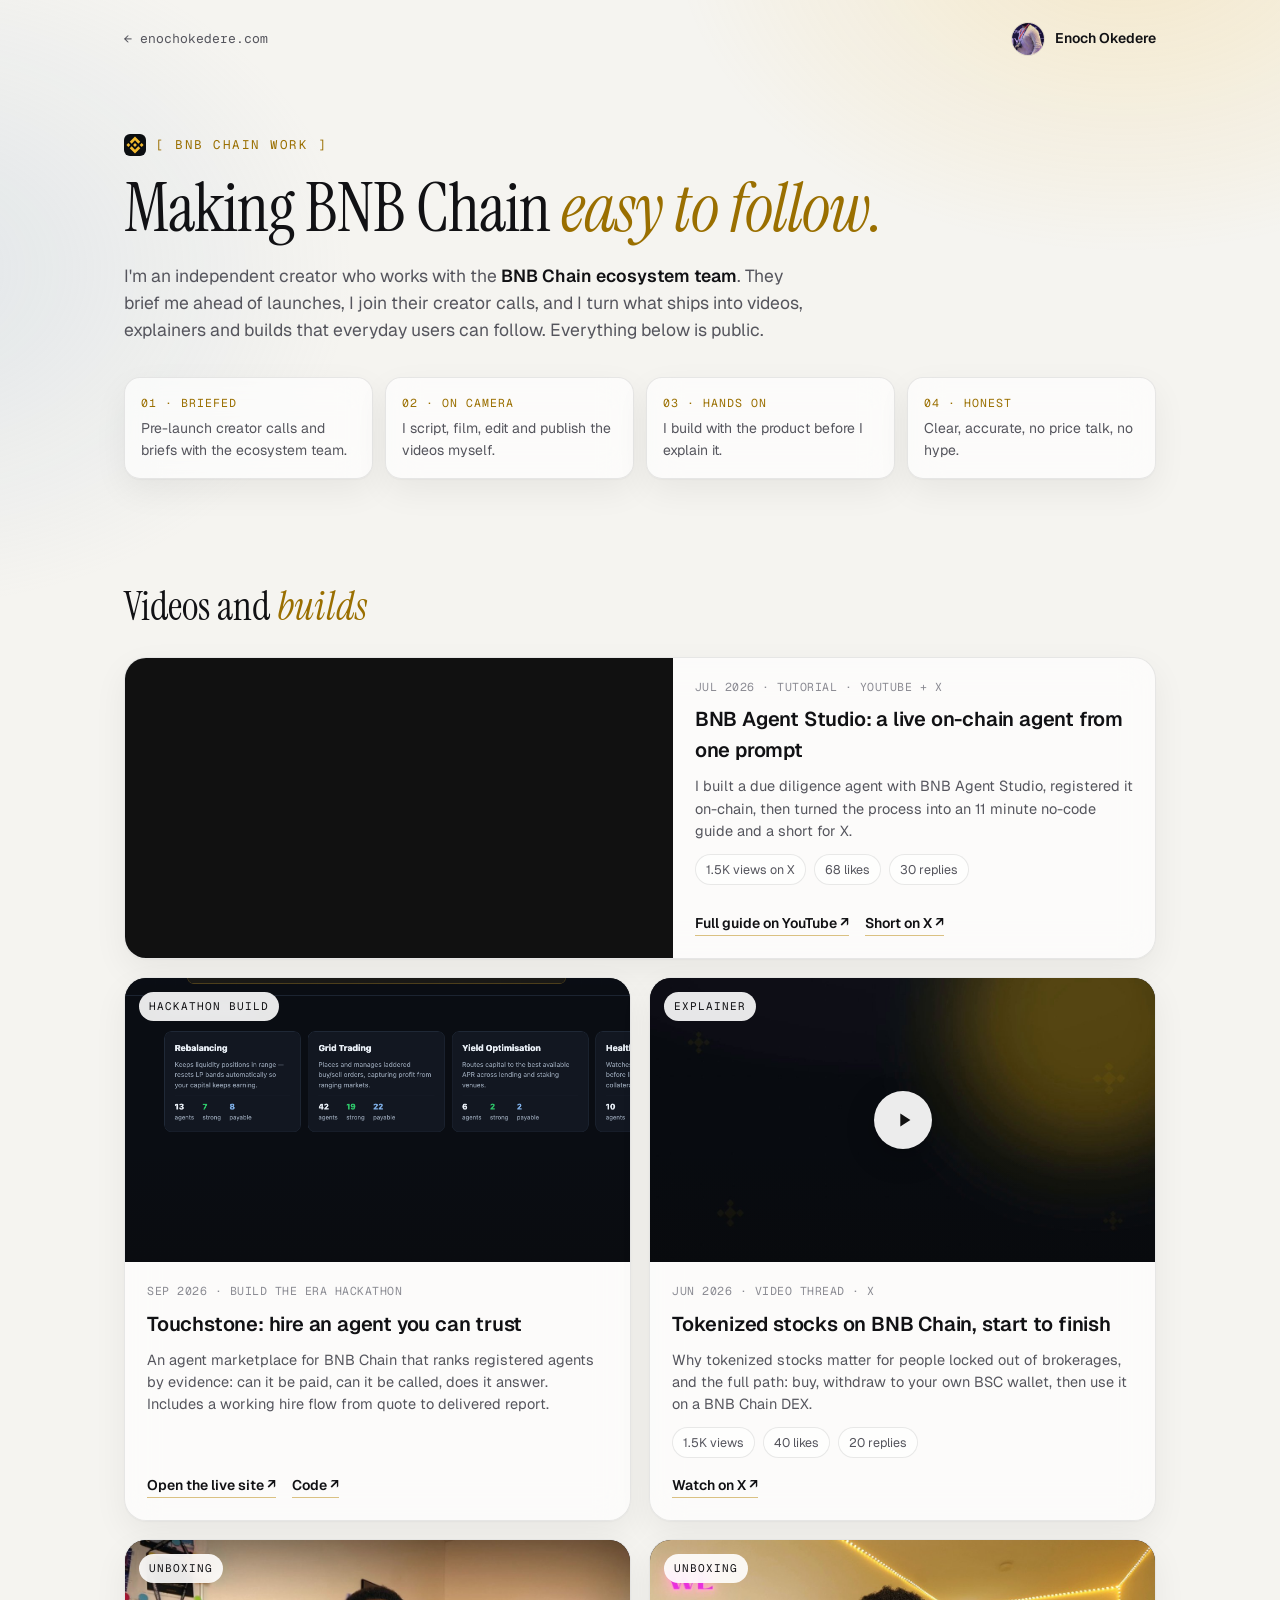
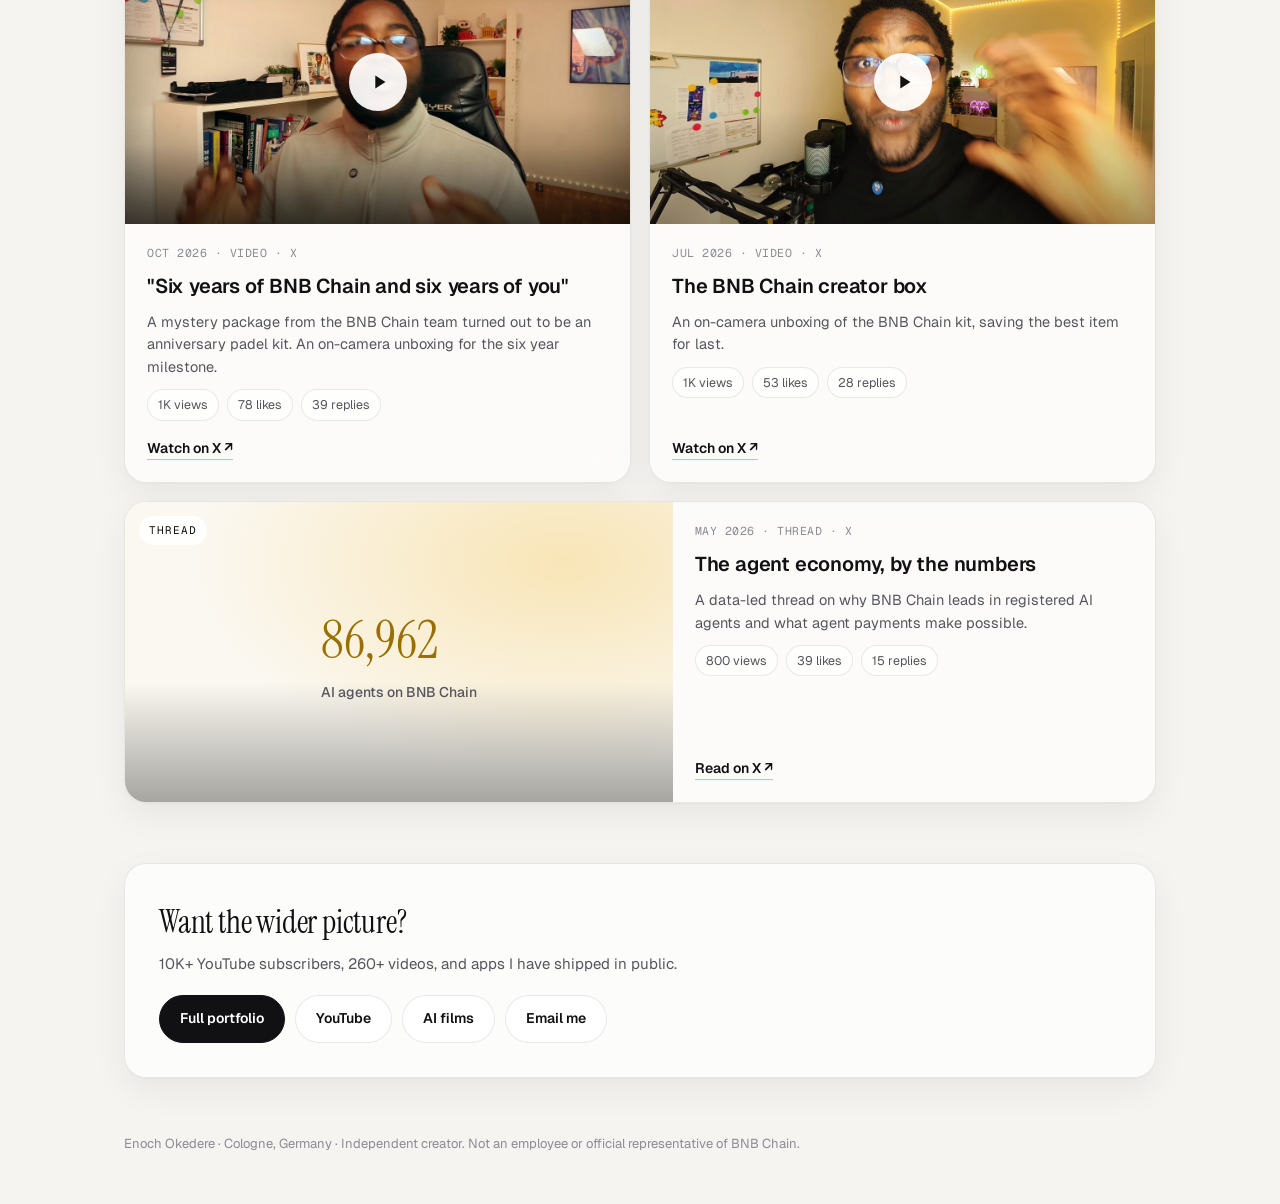
<file: bnb.html>
<!DOCTYPE html>
<html lang="en">
<head>
  <meta charset="UTF-8" />
  <meta name="viewport" content="width=device-width, initial-scale=1.0" />
  <title>BNB Chain Work · Enoch Okedere</title>
  <meta name="description" content="Videos, explainers, unboxings and an agent marketplace Enoch Okedere has made with and for the BNB Chain ecosystem." />
  <link rel="icon" type="image/svg+xml" href="assets/favicon.svg" />
  <meta name="theme-color" content="#f5f4f0" />
  <meta property="og:title" content="BNB Chain Work · Enoch Okedere" />
  <meta property="og:description" content="Tutorials, explainers, unboxings and a hackathon build for the BNB Chain ecosystem." />
  <meta property="og:url" content="https://enochokedere.com/bnb" />
  <meta property="og:image" content="https://enochokedere.com/assets/og-card.jpg?v=2" />
  <link rel="canonical" href="https://enochokedere.com/bnb" />
  <link rel="preconnect" href="https://fonts.googleapis.com" />
  <link rel="preconnect" href="https://fonts.gstatic.com" crossorigin />
  <link href="https://fonts.googleapis.com/css2?family=Geist:wght@300;400;500;600;700&family=Geist+Mono:wght@400;500&family=Instrument+Serif:ital@0;1&display=swap" rel="stylesheet" />
  <style>
    :root { --bg:#f5f4f0; --card:rgba(255,255,255,0.66); --line:rgba(17,17,20,0.09); --text:#111114; --mute:#55555d; --dim:#8b8b93; --ink:#111114; --gold:#F3BA2F; --gold-d:#9a6f00; --shadow:0 1px 2px rgba(17,17,20,0.04), 0 12px 34px rgba(17,17,20,0.06); }
    * { box-sizing:border-box; margin:0; padding:0; }
    html { scroll-behavior:smooth; }
    body { background:var(--bg); color:var(--text); font-family:Geist,Inter,system-ui,sans-serif; line-height:1.55; -webkit-font-smoothing:antialiased; overflow-x:hidden; }
    body::before { content:""; position:fixed; inset:0; pointer-events:none; background:radial-gradient(700px 500px at 88% -8%, rgba(243,186,47,0.20), transparent 65%), radial-gradient(700px 520px at -8% 30%, rgba(170,190,215,0.26), transparent 65%); }
    a { color:inherit; text-decoration:none; }
    .wrap { position:relative; max-width:1080px; margin:0 auto; padding:0 24px; }
    .top { display:flex; justify-content:space-between; align-items:center; padding:22px 0; }
    .back { font-family:'Geist Mono',monospace; font-size:13px; color:var(--mute); }
    .back:hover { color:var(--text); }
    .me { display:flex; align-items:center; gap:10px; font-weight:600; font-size:14px; }
    .me img { width:34px; height:34px; border-radius:50%; object-fit:cover; border:1px solid var(--line); }
    .wrap { z-index:1; }
    header { padding:56px 0 34px; }
    .eyebrow { font-family:'Geist Mono',monospace; font-size:12.5px; letter-spacing:1.5px; color:var(--gold-d); text-transform:uppercase; display:flex; align-items:center; gap:10px; }
    .eyebrow img { width:22px; height:22px; border-radius:6px; }
    h1 { font-family:'Instrument Serif',Georgia,serif; font-weight:400; font-size:clamp(38px,6.4vw,68px); line-height:1.06; letter-spacing:-1px; margin:16px 0 18px; }
    h1 i { font-style:italic; color:var(--gold-d); }
    .lede { max-width:680px; color:var(--mute); font-size:17.5px; }
    .lede b { color:var(--text); font-weight:600; }
    .how { display:grid; grid-template-columns:repeat(4,1fr); gap:12px; margin:34px 0 8px; }
    .how div { border:1px solid var(--line); background:var(--card); backdrop-filter:blur(16px); -webkit-backdrop-filter:blur(16px); border-radius:16px; padding:16px; box-shadow:var(--shadow); }
    .how span { display:block; font-family:'Geist Mono',monospace; font-size:11.5px; color:var(--gold-d); letter-spacing:1px; margin-bottom:6px; }
    .how p { font-size:14px; color:var(--mute); }
    h2 { font-family:'Instrument Serif',Georgia,serif; font-weight:400; font-size:40px; margin:54px 0 20px; }
    h2 i { font-style:italic; color:var(--gold-d); }
    .grid { display:grid; grid-template-columns:repeat(2,1fr); gap:18px; }
    .card { border:1px solid var(--line); background:var(--card); backdrop-filter:blur(16px); -webkit-backdrop-filter:blur(16px); box-shadow:var(--shadow); border-radius:22px; overflow:hidden; display:flex; flex-direction:column; transition:border-color .25s, transform .25s; }
    .card:hover { border-color:rgba(184,134,11,0.45); transform:translateY(-3px); }
    .card.wide { grid-column:1 / -1; flex-direction:row; }
    .card.wide .thumb { flex:1.25; aspect-ratio:auto; min-height:300px; }
    .card.wide .body { flex:1; justify-content:center; }
    .thumb { position:relative; aspect-ratio:16/9; background:#111 center/cover no-repeat; display:block; }
    .thumb iframe { position:absolute; inset:0; width:100%; height:100%; border:0; }
    .thumb::after { content:""; position:absolute; inset:0; background:linear-gradient(180deg,transparent 60%,rgba(10,10,10,0.35)); pointer-events:none; }
    .thumb.embed::after { display:none; }
    .pill { position:absolute; left:14px; top:14px; z-index:2; font-family:'Geist Mono',monospace; font-size:11px; letter-spacing:1px; padding:6px 10px; border-radius:999px; background:rgba(255,255,255,0.9); color:var(--ink); backdrop-filter:blur(6px); }
    .play { position:absolute; left:50%; top:50%; transform:translate(-50%,-50%); z-index:2; width:58px; height:58px; border-radius:50%; background:rgba(255,255,255,0.92); display:grid; place-items:center; box-shadow:0 8px 28px rgba(0,0,0,0.25); }
    .play svg { width:22px; height:22px; margin-left:3px; }
    .body { padding:20px 22px 22px; display:flex; flex-direction:column; gap:9px; flex:1; }
    .meta { font-family:'Geist Mono',monospace; font-size:11.5px; color:var(--dim); letter-spacing:.5px; }
    h3 { font-size:20px; font-weight:600; letter-spacing:-.2px; }
    .body p { font-size:14.5px; color:var(--mute); }
    .nums { display:flex; flex-wrap:wrap; gap:8px; margin-top:2px; }
    .nums span { font-size:12.5px; padding:5px 10px; border-radius:999px; border:1px solid var(--line); color:var(--mute); background:rgba(255,255,255,0.6); }
    .links { display:flex; flex-wrap:wrap; gap:16px; margin-top:auto; padding-top:8px; }
    .links a { font-size:14px; font-weight:600; color:var(--ink); border-bottom:1px solid rgba(184,134,11,0.5); }
    .links a:hover { color:var(--gold-d); }
    .text-thumb { background:radial-gradient(ellipse at 80% 20%, rgba(243,186,47,0.30), transparent 60%), #fbf8f1; display:grid; place-items:center; }
    .text-thumb strong { font-family:'Instrument Serif',Georgia,serif; font-size:52px; font-weight:400; color:var(--gold-d); z-index:1; }
    .text-thumb small { display:block; font-family:Geist,Inter,sans-serif; font-size:14px; font-weight:500; color:var(--mute); text-align:center; }
    .cta { margin:60px 0 30px; border:1px solid var(--line); border-radius:22px; padding:34px; background:rgba(255,255,255,0.72); backdrop-filter:blur(18px); -webkit-backdrop-filter:blur(18px); box-shadow:var(--shadow); display:flex; justify-content:space-between; align-items:center; gap:20px; flex-wrap:wrap; }
    .cta h3 { font-family:'Instrument Serif',Georgia,serif; font-weight:400; font-size:32px; }
    .cta p { color:var(--mute); font-size:15px; margin-top:4px; }
    .btns { display:flex; gap:10px; flex-wrap:wrap; }
    .btn { padding:12px 20px; border-radius:999px; font-weight:600; font-size:14px; border:1px solid var(--line); background:rgba(255,255,255,0.8); }
    .btn.gold { background:var(--ink); color:#fff; border-color:var(--ink); }
    footer { padding:26px 0 50px; color:var(--dim); font-size:13px; }
    @media (max-width:820px) { .grid { grid-template-columns:1fr; } .card.wide { flex-direction:column; } .card.wide .thumb { min-height:0; aspect-ratio:16/9; flex:none; } .how { grid-template-columns:1fr 1fr; } header { padding-top:30px; } }
    @media (max-width:480px) { .wrap { padding:0 16px; } .how { grid-template-columns:1fr; } }
  </style>
</head>
<body>
<div class="wrap">

  <div class="top">
    <a class="back" href="/">← enochokedere.com</a>
    <a class="me" href="https://x.com/horkays" target="_blank" rel="noopener"><img src="assets/photo.jpg" alt="" />Enoch Okedere</a>
  </div>

  <header>
    <div class="eyebrow"><img src="assets/icons/bnb.svg" alt="" />[ BNB Chain work ]</div>
    <h1>Making BNB Chain <i>easy to follow.</i></h1>
    <p class="lede">I'm an independent creator who works with the <b>BNB Chain ecosystem team</b>. They brief me ahead of launches, I join their creator calls, and I turn what ships into videos, explainers and builds that everyday users can follow. Everything below is public.</p>
    <div class="how">
      <div><span>01 · BRIEFED</span><p>Pre-launch creator calls and briefs with the ecosystem team.</p></div>
      <div><span>02 · ON CAMERA</span><p>I script, film, edit and publish the videos myself.</p></div>
      <div><span>03 · HANDS ON</span><p>I build with the product before I explain it.</p></div>
      <div><span>04 · HONEST</span><p>Clear, accurate, no price talk, no hype.</p></div>
    </div>
  </header>

  <h2>Videos and <i>builds</i></h2>
  <div class="grid">

    <article class="card wide">
      <div class="thumb embed">
        <iframe src="https://www.youtube.com/embed/j_Nj7xHRdFs" title="BNB Agent Studio: Build a Live On-Chain AI Agent With One Prompt (No Code)" allow="accelerometer; autoplay; clipboard-write; encrypted-media; gyroscope; picture-in-picture; web-share" allowfullscreen loading="lazy" referrerpolicy="strict-origin-when-cross-origin"></iframe>
      </div>
      <div class="body">
        <div class="meta">JUL 2026 · TUTORIAL · YOUTUBE + X</div>
        <h3>BNB Agent Studio: a live on-chain agent from one prompt</h3>
        <p>I built a due diligence agent with BNB Agent Studio, registered it on-chain, then turned the process into an 11 minute no-code guide and a short for X.</p>
        <div class="nums"><span>1.5K views on X</span><span>68 likes</span><span>30 replies</span></div>
        <div class="links">
          <a href="https://www.youtube.com/watch?v=j_Nj7xHRdFs" target="_blank" rel="noopener">Full guide on YouTube ↗</a>
          <a href="https://x.com/horkays/status/2072968604014830032" target="_blank" rel="noopener">Short on X ↗</a>
        </div>
      </div>
    </article>

    <article class="card">
      <a class="thumb" href="https://horkays-degen.github.io/touchstone/" target="_blank" rel="noopener" style="background-image:url('assets/icons/touchstone-landing.png'); background-position:22% 0;">
        <span class="pill">HACKATHON BUILD</span>
      </a>
      <div class="body">
        <div class="meta">SEP 2026 · BUILD THE ERA HACKATHON</div>
        <h3>Touchstone: hire an agent you can trust</h3>
        <p>An agent marketplace for BNB Chain that ranks registered agents by evidence: can it be paid, can it be called, does it answer. Includes a working hire flow from quote to delivered report.</p>
        <div class="links">
          <a href="https://horkays-degen.github.io/touchstone/" target="_blank" rel="noopener">Open the live site ↗</a>
          <a href="https://github.com/Horkays-Degen/touchstone" target="_blank" rel="noopener">Code ↗</a>
        </div>
      </div>
    </article>

    <article class="card">
      <a class="thumb" href="https://x.com/horkays/status/2067191156786577630" target="_blank" rel="noopener" style="background-image:url('assets/bnb/bstocks.jpg');">
        <span class="pill">EXPLAINER</span>
        <span class="play"><svg viewBox="0 0 24 24" fill="#111"><path d="M8 5v14l11-7z"/></svg></span>
      </a>
      <div class="body">
        <div class="meta">JUN 2026 · VIDEO THREAD · X</div>
        <h3>Tokenized stocks on BNB Chain, start to finish</h3>
        <p>Why tokenized stocks matter for people locked out of brokerages, and the full path: buy, withdraw to your own BSC wallet, then use it on a BNB Chain DEX.</p>
        <div class="nums"><span>1.5K views</span><span>40 likes</span><span>20 replies</span></div>
        <div class="links"><a href="https://x.com/horkays/status/2067191156786577630" target="_blank" rel="noopener">Watch on X ↗</a></div>
      </div>
    </article>

    <article class="card">
      <a class="thumb" href="https://x.com/horkays/status/2109613200123498593" target="_blank" rel="noopener" style="background-image:url('assets/bnb/padel-kit.jpg');">
        <span class="pill">UNBOXING</span>
        <span class="play"><svg viewBox="0 0 24 24" fill="#111"><path d="M8 5v14l11-7z"/></svg></span>
      </a>
      <div class="body">
        <div class="meta">OCT 2026 · VIDEO · X</div>
        <h3>"Six years of BNB Chain and six years of you"</h3>
        <p>A mystery package from the BNB Chain team turned out to be an anniversary padel kit. An on-camera unboxing for the six year milestone.</p>
        <div class="nums"><span>1K views</span><span>78 likes</span><span>39 replies</span></div>
        <div class="links"><a href="https://x.com/horkays/status/2109613200123498593" target="_blank" rel="noopener">Watch on X ↗</a></div>
      </div>
    </article>

    <article class="card">
      <a class="thumb" href="https://x.com/horkays/status/2075117824104681757" target="_blank" rel="noopener" style="background-image:url('assets/bnb/unboxing.jpg');">
        <span class="pill">UNBOXING</span>
        <span class="play"><svg viewBox="0 0 24 24" fill="#111"><path d="M8 5v14l11-7z"/></svg></span>
      </a>
      <div class="body">
        <div class="meta">JUL 2026 · VIDEO · X</div>
        <h3>The BNB Chain creator box</h3>
        <p>An on-camera unboxing of the BNB Chain kit, saving the best item for last.</p>
        <div class="nums"><span>1K views</span><span>53 likes</span><span>28 replies</span></div>
        <div class="links"><a href="https://x.com/horkays/status/2075117824104681757" target="_blank" rel="noopener">Watch on X ↗</a></div>
      </div>
    </article>

    <article class="card wide">
      <a class="thumb text-thumb" href="https://x.com/horkays/status/2056751733473190088" target="_blank" rel="noopener">
        <span class="pill">THREAD</span>
        <strong>86,962<small>AI agents on BNB Chain</small></strong>
      </a>
      <div class="body">
        <div class="meta">MAY 2026 · THREAD · X</div>
        <h3>The agent economy, by the numbers</h3>
        <p>A data-led thread on why BNB Chain leads in registered AI agents and what agent payments make possible.</p>
        <div class="nums"><span>800 views</span><span>39 likes</span><span>15 replies</span></div>
        <div class="links"><a href="https://x.com/horkays/status/2056751733473190088" target="_blank" rel="noopener">Read on X ↗</a></div>
      </div>
    </article>

  </div>

  <div class="cta">
    <div>
      <h3>Want the wider picture?</h3>
      <p>10K+ YouTube subscribers, 260+ videos, and apps I have shipped in public.</p>
    </div>
    <div class="btns">
      <a class="btn gold" href="/">Full portfolio</a>
      <a class="btn" href="https://www.youtube.com/@enochokedere" target="_blank" rel="noopener">YouTube</a>
      <a class="btn" href="/ai">AI films</a>
      <a class="btn" href="mailto:okedereenoch@gmail.com">Email me</a>
    </div>
  </div>

  <footer>Enoch Okedere · Cologne, Germany · Independent creator. Not an employee or official representative of BNB Chain.</footer>
</div>
</body>
</html>
</file>
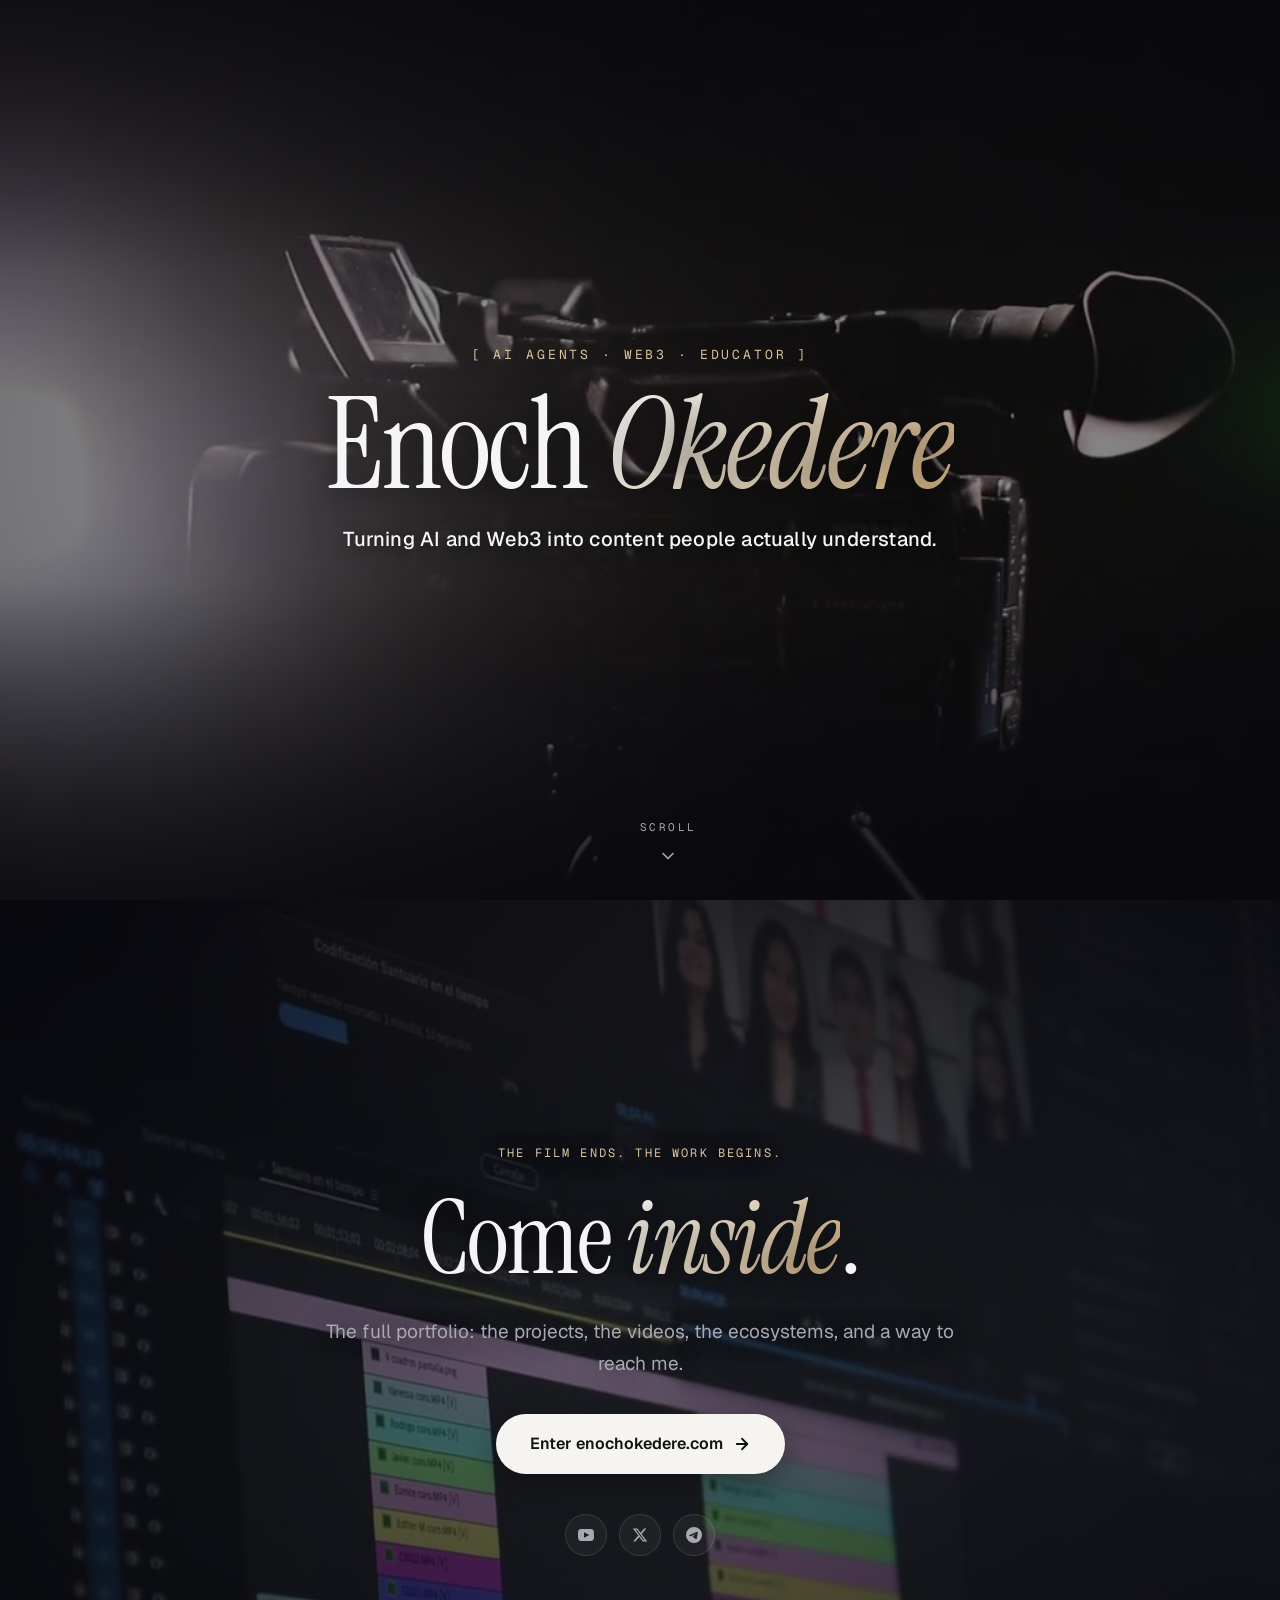
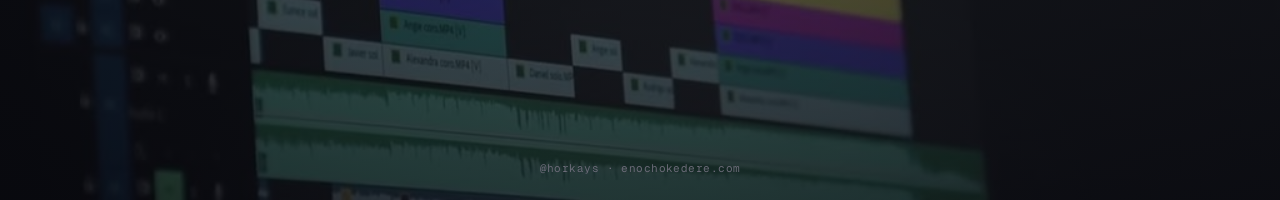
<file: enter.html>
<!DOCTYPE html>
<html lang="en">
<head>
  <meta charset="UTF-8" />
  <meta name="viewport" content="width=device-width, initial-scale=1.0" />
  <title>Enter · Enoch Okedere</title>
  <meta name="description" content="Enoch Okedere. AI and Web3 creator and educator. Step inside." />
  <meta name="theme-color" content="#0a0a0a" />
  <link rel="icon" type="image/svg+xml" href="assets/favicon.svg" />

  <meta property="og:title" content="Enter · Enoch Okedere" />
  <meta property="og:description" content="AI and Web3 creator and educator. Step inside." />
  <meta property="og:url" content="https://enochokedere.com/enter" />
  <meta property="og:type" content="website" />
  <link rel="canonical" href="https://enochokedere.com/enter" />
  <meta property="og:site_name" content="Enoch Okedere" />
  <meta property="og:image" content="https://enochokedere.com/assets/og-card.jpg?v=2" />
  <meta property="og:image:width" content="1200" />
  <meta property="og:image:height" content="630" />
  <meta property="og:image:alt" content="Enoch Okedere, AI and Web3 creator. 10K+ subscribers, 510K+ views, 260+ videos." />
  <meta name="twitter:card" content="summary_large_image" />
  <meta name="twitter:site" content="@horkays" />
  <meta name="twitter:creator" content="@horkays" />
  <meta name="twitter:title" content="Enter · Enoch Okedere" />
  <meta name="twitter:description" content="AI and Web3 creator and educator. Step inside." />
  <meta name="twitter:image" content="https://enochokedere.com/assets/og-card.jpg?v=2" />

  <link rel="preconnect" href="https://fonts.googleapis.com" />
  <link rel="preconnect" href="https://fonts.gstatic.com" crossorigin />
  <link href="https://fonts.googleapis.com/css2?family=Geist:wght@400;500;600&family=Geist+Mono:wght@400;500&family=Instrument+Serif:ital@0;1&display=swap" rel="stylesheet" />

  <style>
    :root{
      --bg:#0a0a0a; --ink:#f5f5f7; --mut:#a8a8b3; --dim:#6b6b78;
      --purple:#f5f4f0; --violet:#d9c3a0;
      --ease:cubic-bezier(.4,0,.2,1); --ease-out:cubic-bezier(.16,1,.3,1);
    }
    *,*::before,*::after{box-sizing:border-box;margin:0;padding:0}
    html,body{overflow-x:hidden;overflow-x:clip}
    body{background:var(--bg);color:var(--ink);
      font-family:'Geist','Inter',-apple-system,sans-serif;line-height:1.6;-webkit-font-smoothing:antialiased}
    a{color:inherit;text-decoration:none}
    video,img{display:block;max-width:100%}

    .skip{position:fixed;left:-999px;top:8px;z-index:200;background:#111114;color:#fff;padding:10px 16px;border-radius:8px}
    .skip:focus{left:8px}

    /* ===== SCREEN 1: name over playing video ===== */
    .hero{position:relative;height:100vh;width:100%;overflow:hidden;background:#08080c;
      display:flex;flex-direction:column;align-items:center;justify-content:center;text-align:center}
    .hero-video{position:absolute;inset:0;width:100%;height:100%;object-fit:cover;z-index:1;
      opacity:0;transition:opacity 1s var(--ease)}
    .hero.playing .hero-video{opacity:.85}
    .hero-poster{position:absolute;inset:0;width:100%;height:100%;object-fit:cover;z-index:0}
    /* scrim so the name stays readable over the footage */
    .hero-scrim{position:absolute;inset:0;z-index:2;pointer-events:none;
      background:
        radial-gradient(ellipse 90% 70% at 50% 50%,rgba(8,8,14,.35) 0%,rgba(8,8,14,.72) 100%),
        linear-gradient(180deg,rgba(8,8,14,.55) 0%,rgba(8,8,14,0) 30%,rgba(8,8,14,0) 65%,rgba(8,8,14,.75) 100%)}

    .hero-inner{position:relative;z-index:3;display:flex;flex-direction:column;align-items:center;gap:18px;padding:0 26px}
    .hero-eyebrow{font-family:'Geist Mono',ui-monospace,monospace;font-size:clamp(11px,1.3vw,13px);
      letter-spacing:.22em;text-transform:uppercase;color:var(--violet)}
    .hero-name{font-family:'Instrument Serif',Georgia,serif;font-weight:400;
      font-size:clamp(52px,10vw,128px);line-height:.95;letter-spacing:-.02em;
      text-shadow:0 2px 30px rgba(0,0,0,.6)}
    .hero-name .i{font-style:italic;background:linear-gradient(135deg,#fff 10%,#ead9bd 55%,#c9a46e 100%);
      -webkit-background-clip:text;background-clip:text;-webkit-text-fill-color:transparent}
    .hero-role{font-size:clamp(15px,1.7vw,20px);color:var(--ink);opacity:.86;
      font-weight:500;letter-spacing:.01em;text-shadow:0 2px 16px rgba(0,0,0,.7)}

    .cue{position:absolute;left:50%;bottom:34px;transform:translateX(-50%);z-index:4;
      display:flex;flex-direction:column;align-items:center;gap:9px;
      font-family:'Geist Mono',ui-monospace,monospace;font-size:11px;letter-spacing:.22em;text-transform:uppercase;
      color:var(--mut)}
    .cue svg{width:20px;height:20px;animation:bob 2s var(--ease) infinite}
    @keyframes bob{0%,100%{transform:translateY(0)}50%{transform:translateY(6px)}}

    /* first-load entrance for the name */
    .fade{opacity:0;transform:translateY(16px);animation:rise 1.1s var(--ease-out) forwards}
    .fade.d1{animation-delay:.15s}.fade.d2{animation-delay:.35s}.fade.d3{animation-delay:1.1s}
    @keyframes rise{to{opacity:1;transform:none}}

    /* ===== SCREEN 2: come inside ===== */
    .door{position:relative;min-height:100vh;overflow:hidden;display:flex;flex-direction:column;
      align-items:center;justify-content:center;text-align:center;padding:80px 28px;background:var(--bg)}
    .door-poster{position:absolute;inset:0;width:100%;height:100%;object-fit:cover;z-index:0}
    .door-video{position:absolute;inset:0;width:100%;height:100%;object-fit:cover;z-index:0;
      opacity:0;transition:opacity 1.1s var(--ease)}
    .door.playing .door-video{opacity:.68}
    .door-scrim{position:absolute;inset:0;z-index:1;pointer-events:none;
      background:
        radial-gradient(ellipse 86% 64% at 50% 50%,rgba(8,8,14,.52) 0%,rgba(6,6,12,.84) 100%),
        radial-gradient(ellipse 70% 50% at 50% 0%,rgba(214,190,150,.16),transparent 60%),
        radial-gradient(ellipse 60% 50% at 50% 100%,rgba(245,244,240,.08),transparent 60%)}
    .door-inner{position:relative;z-index:2;display:flex;flex-direction:column;align-items:center;gap:26px}
    .door-title,.door-sub,.door-eyebrow{text-shadow:0 2px 22px rgba(0,0,0,.55)}
    .door-eyebrow{font-family:'Geist Mono',ui-monospace,monospace;font-size:12px;letter-spacing:.18em;
      text-transform:uppercase;color:var(--violet)}
    .door-title{font-family:'Instrument Serif',Georgia,serif;font-weight:400;
      font-size:clamp(48px,8vw,104px);line-height:.98;letter-spacing:-.02em;max-width:14ch}
    .door-title .i{font-style:italic;background:linear-gradient(135deg,#fff 0%,#ead9bd 55%,#c9a46e 100%);
      -webkit-background-clip:text;background-clip:text;-webkit-text-fill-color:transparent}
    .door-sub{font-size:clamp(15px,1.7vw,19px);color:var(--mut);max-width:52ch;line-height:1.7}
    .enter-btn{display:inline-flex;align-items:center;gap:10px;margin-top:8px;
      padding:17px 34px;background:var(--purple);color:#111114;font-size:16px;font-weight:600;
      border-radius:100px;box-shadow:0 8px 32px rgba(0,0,0,.35);
      transition:transform .3s var(--ease),background .3s var(--ease),box-shadow .3s var(--ease)}
    .enter-btn:hover{transform:translateY(-3px);background:#fff;box-shadow:0 14px 44px rgba(0,0,0,.45)}
    .enter-btn svg{width:18px;height:18px;transition:transform .3s var(--ease)}
    .enter-btn:hover svg{transform:translateX(4px)}

    .door-socials{display:flex;gap:12px;margin-top:14px}
    .door-socials a{width:42px;height:42px;display:flex;align-items:center;justify-content:center;
      background:rgba(255,255,255,.04);border:1px solid rgba(255,255,255,.12);border-radius:50%;
      color:var(--mut);transition:.3s var(--ease)}
    .door-socials a:hover{color:var(--violet);border-color:var(--violet);transform:translateY(-2px)}
    .door-socials svg{width:16px;height:16px}
    .door-foot{position:absolute;bottom:22px;left:0;right:0;text-align:center;z-index:2;
      font-family:'Geist Mono',ui-monospace,monospace;font-size:11px;letter-spacing:.04em;color:var(--dim)}

    .rise-in{opacity:0;transform:translateY(26px);transition:opacity .8s var(--ease-out),transform .8s var(--ease-out)}
    .rise-in.in{opacity:1;transform:none}
    .rise-in.r1{transition-delay:.08s}.rise-in.r2{transition-delay:.16s}
    .rise-in.r3{transition-delay:.24s}.rise-in.r4{transition-delay:.32s}

    :focus-visible{outline:2px solid var(--violet);outline-offset:3px;border-radius:4px}
    @media (pointer:coarse){.enter-btn{min-height:44px}}

    @media (prefers-reduced-motion:reduce){
      .hero-video,.door-video{display:none}
      .cue svg{animation:none}
      .fade{animation:none;opacity:1;transform:none}
      .rise-in{opacity:1;transform:none;transition:none}
    }
  </style>
</head>
<body>
  <a href="#door" class="skip">Skip the intro</a>

  <main id="main" tabindex="-1">
    <!-- Screen 1: name over the film -->
    <section class="hero" id="hero" aria-label="Enoch Okedere">
      <img class="hero-poster" src="assets/enter-poster.jpg" alt="" aria-hidden="true" />
      <video class="hero-video" id="v" muted loop playsinline autoplay preload="auto"
             poster="assets/enter-poster.jpg" aria-hidden="true" tabindex="-1">
        <source src="assets/enter-hero.mp4" type="video/mp4" />
      </video>
      <div class="hero-scrim" aria-hidden="true"></div>

      <div class="hero-inner">
        <p class="hero-eyebrow fade">[ AI agents · Web3 · educator ]</p>
        <h1 class="hero-name fade d1">Enoch <span class="i">Okedere</span></h1>
        <p class="hero-role fade d2">Turning AI and Web3 into content people actually understand.</p>
      </div>

      <a href="#door" class="cue fade d3" aria-label="Scroll down">
        Scroll
        <svg viewBox="0 0 24 24" fill="none" stroke="currentColor" stroke-width="2" stroke-linecap="round" stroke-linejoin="round"><polyline points="6 9 12 15 18 9"/></svg>
      </a>
    </section>

    <!-- Screen 2: come inside -->
    <section class="door" id="door" aria-label="Enter the site">
      <img class="door-poster" src="assets/door-poster.jpg" alt="" aria-hidden="true" />
      <video class="door-video" id="dv" muted loop playsinline autoplay preload="auto"
             poster="assets/door-poster.jpg" aria-hidden="true" tabindex="-1">
        <source src="assets/door-bg.mp4" type="video/mp4" />
      </video>
      <div class="door-scrim" aria-hidden="true"></div>

      <div class="door-inner">
      <span class="door-eyebrow rise-in">The film ends. The work begins.</span>
      <h1 class="door-title rise-in r1">Come <span class="i">inside</span>.</h1>
      <p class="door-sub rise-in r2">The full portfolio: the projects, the videos, the ecosystems, and a way to reach me.</p>
      <a href="/" class="enter-btn rise-in r3">
        Enter enochokedere.com
        <svg viewBox="0 0 24 24" fill="none" stroke="currentColor" stroke-width="2.4" stroke-linecap="round" stroke-linejoin="round"><line x1="5" y1="12" x2="19" y2="12"/><polyline points="12 5 19 12 12 19"/></svg>
      </a>
      <div class="door-socials rise-in r4">
        <a href="https://youtube.com/@enochokedere" target="_blank" rel="noopener" aria-label="YouTube"><svg viewBox="0 0 24 24" fill="currentColor"><path d="M19.615 3.184c-3.604-.246-11.631-.245-15.23 0-3.897.266-4.356 2.62-4.385 8.816.029 6.185.484 8.549 4.385 8.816 3.6.245 11.626.246 15.23 0 3.897-.266 4.356-2.62 4.385-8.816-.029-6.185-.484-8.549-4.385-8.816zm-10.615 12.816v-8l8 3.993-8 4.007z"/></svg></a>
        <a href="https://x.com/horkays" target="_blank" rel="noopener" aria-label="X"><svg viewBox="0 0 24 24" fill="currentColor"><path d="M18.244 2.25h3.308l-7.227 8.26 8.502 11.24H16.17l-5.214-6.817L4.99 21.75H1.68l7.73-8.835L1.254 2.25H8.08l4.713 6.231zm-1.161 17.52h1.833L7.084 4.126H5.117z"/></svg></a>
        <a href="https://t.me/kryptickryp" target="_blank" rel="noopener" aria-label="Telegram"><svg viewBox="0 0 24 24" fill="currentColor"><path d="M11.944 0A12 12 0 0 0 0 12a12 12 0 0 0 12 12 12 12 0 0 0 12-12A12 12 0 0 0 12 0a12 12 0 0 0-.056 0zm4.962 7.224c.1-.002.321.023.465.14a.506.506 0 0 1 .171.325c.016.093.036.306.02.472-.18 1.898-.962 6.502-1.36 8.627-.168.9-.499 1.201-.82 1.23-.696.065-1.225-.46-1.9-.902-1.056-.693-1.653-1.124-2.678-1.8-1.185-.78-.417-1.21.258-1.91.177-.184 3.247-2.977 3.307-3.23.007-.032.014-.15-.056-.212s-.174-.041-.249-.024c-.106.024-1.793 1.14-5.061 3.345-.48.33-.913.49-1.302.48-.428-.008-1.252-.241-1.865-.44-.752-.245-1.349-.374-1.297-.789.027-.216.325-.437.893-.663 3.498-1.524 5.83-2.529 6.998-3.014 3.332-1.386 4.025-1.627 4.476-1.635z"/></svg></a>
      </div>
      </div><!-- /door-inner -->
      <div class="door-foot">@horkays · enochokedere.com</div>
    </section>
  </main>

  <script>
    (function(){
      const hero=document.getElementById('hero'), v=document.getElementById('v');
      const door=document.getElementById('door'), dv=document.getElementById('dv');
      const reduce=matchMedia('(prefers-reduced-motion: reduce)');
      const clips=[[v,hero],[dv,door]];

      // fade each video in once it can play; posters carry the first paint
      function ready(){ hero.classList.add('playing'); door.classList.add('playing'); }
      function tryPlay(){ clips.forEach(([x])=>{ if(x){ x.muted=true; const p=x.play(); if(p&&p.catch) p.catch(()=>{}); }}); }
      if(!reduce.matches){
        const onReady=()=>{ ready(); tryPlay(); };
        if(v.readyState>=2) onReady();
        v.addEventListener('canplay', onReady, {once:true});
        dv.addEventListener('canplay', ()=>door.classList.add('playing'), {once:true});
        tryPlay();
        // resilience: if a muted autoplay was blocked, start on first interaction
        ['pointerdown','touchstart','scroll','keydown'].forEach(ev=>
          window.addEventListener(ev, tryPlay, {once:true, passive:true}));
      }
      reduce.addEventListener('change', e=>{
        if(e.matches){ clips.forEach(([x,c])=>{ x&&x.pause(); c.classList.remove('playing'); }); }
        else { tryPlay(); ready(); }
      });

      // reveal the come-inside section on scroll
      const io=new IntersectionObserver(es=>es.forEach(e=>{ if(e.isIntersecting){ e.target.classList.add('in'); io.unobserve(e.target); }}),{threshold:.2});
      document.querySelectorAll('.rise-in').forEach(el=>io.observe(el));
    })();
  </script>
</body>
</html>
</file>
